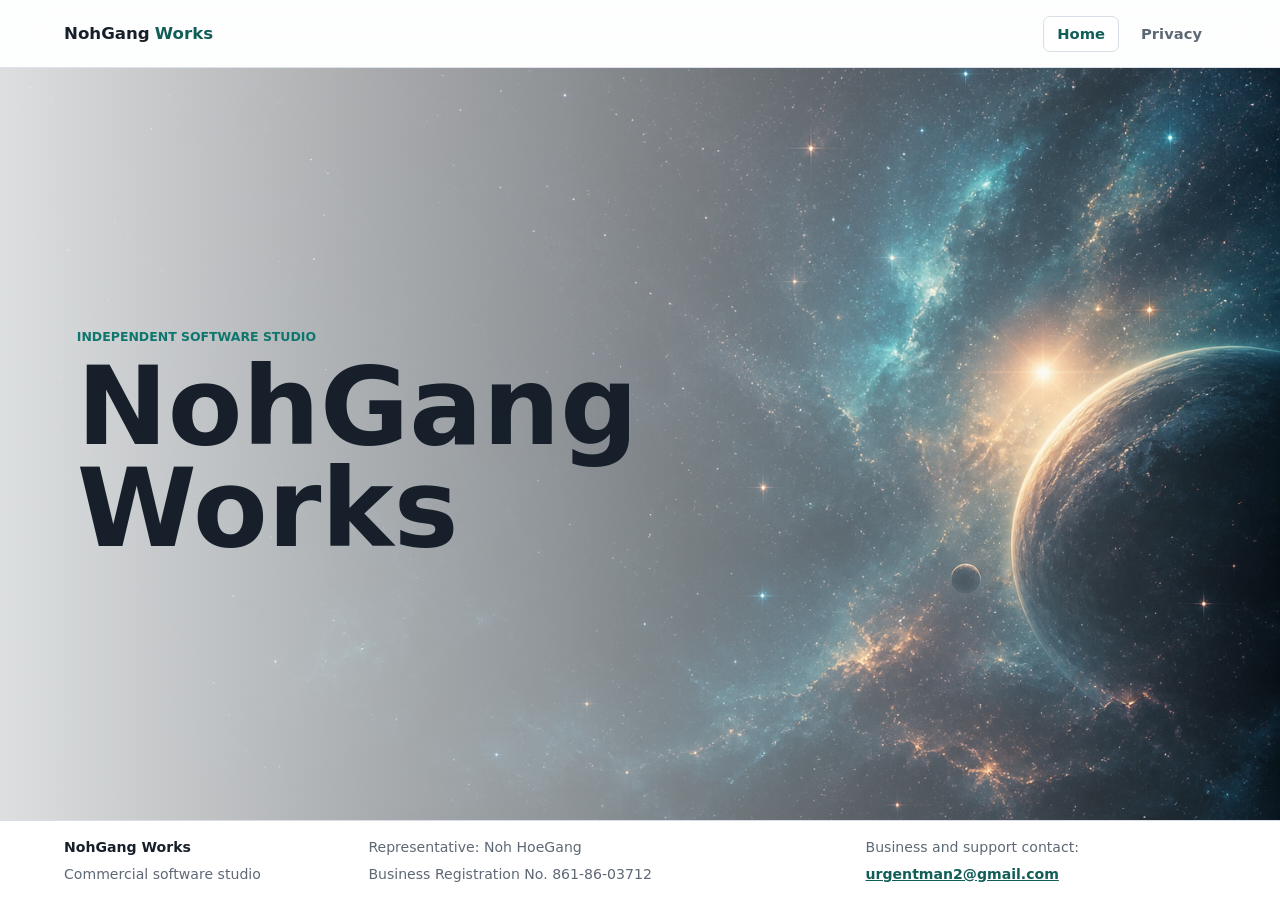
<file: index.html>
<!doctype html>
<html lang="en">
  <head>
    <meta charset="utf-8">
    <meta name="viewport" content="width=device-width, initial-scale=1">
    <meta
      name="description"
      content="NohGang Works is the home of NGST and independent commercial software projects by Noh HoeGang."
    >
    <meta property="og:title" content="NohGang Works">
    <meta
      property="og:description"
      content="Home of NGST, short for Noh Gang Smart Tools."
    >
    <meta property="og:type" content="website">
    <title>NohGang Works</title>
    <link rel="stylesheet" href="styles.css?v=20260703-6">
    <script src="/site.js?v=20260703-1" defer></script>
  </head>
  <body class="home-page">
    <header class="site-header">
      <a class="brand" href="/" aria-label="NohGang Works home">
        <span>NohGang</span>
        <strong>Works</strong>
      </a>
      <nav class="site-nav" aria-label="Primary navigation">
        <a href="/" aria-current="page">Home</a>
        <div class="nav-menu">
          <a class="nav-menu-trigger" href="/privacy/" aria-haspopup="true" aria-expanded="false" aria-controls="privacy-menu">Privacy</a>
          <div class="nav-submenu" id="privacy-menu" aria-label="Privacy pages">
            <a href="/privacy/">Site</a>
            <a href="/privacy/ngst-express-it/">NGST Express It</a>
          </div>
        </div>
      </nav>
    </header>

    <main class="frontpage">
      <section class="front-hero" aria-labelledby="site-title">
        <div>
          <p class="eyebrow">Independent Software Studio</p>
          <h1 id="site-title">NohGang Works</h1>
        </div>
      </section>
    </main>

    <footer class="site-footer" aria-label="Business information">
      <div>
        <strong>NohGang Works</strong>
        <span>Commercial software studio</span>
      </div>
      <div>
        <span>Representative: Noh HoeGang</span>
        <span>Business Registration No. 861-86-03712</span>
      </div>
      <div>
        <span>Business and support contact:</span>
        <a href="mailto:urgentman2@gmail.com">urgentman2@gmail.com</a>
      </div>
    </footer>
  </body>
</html>
</file>
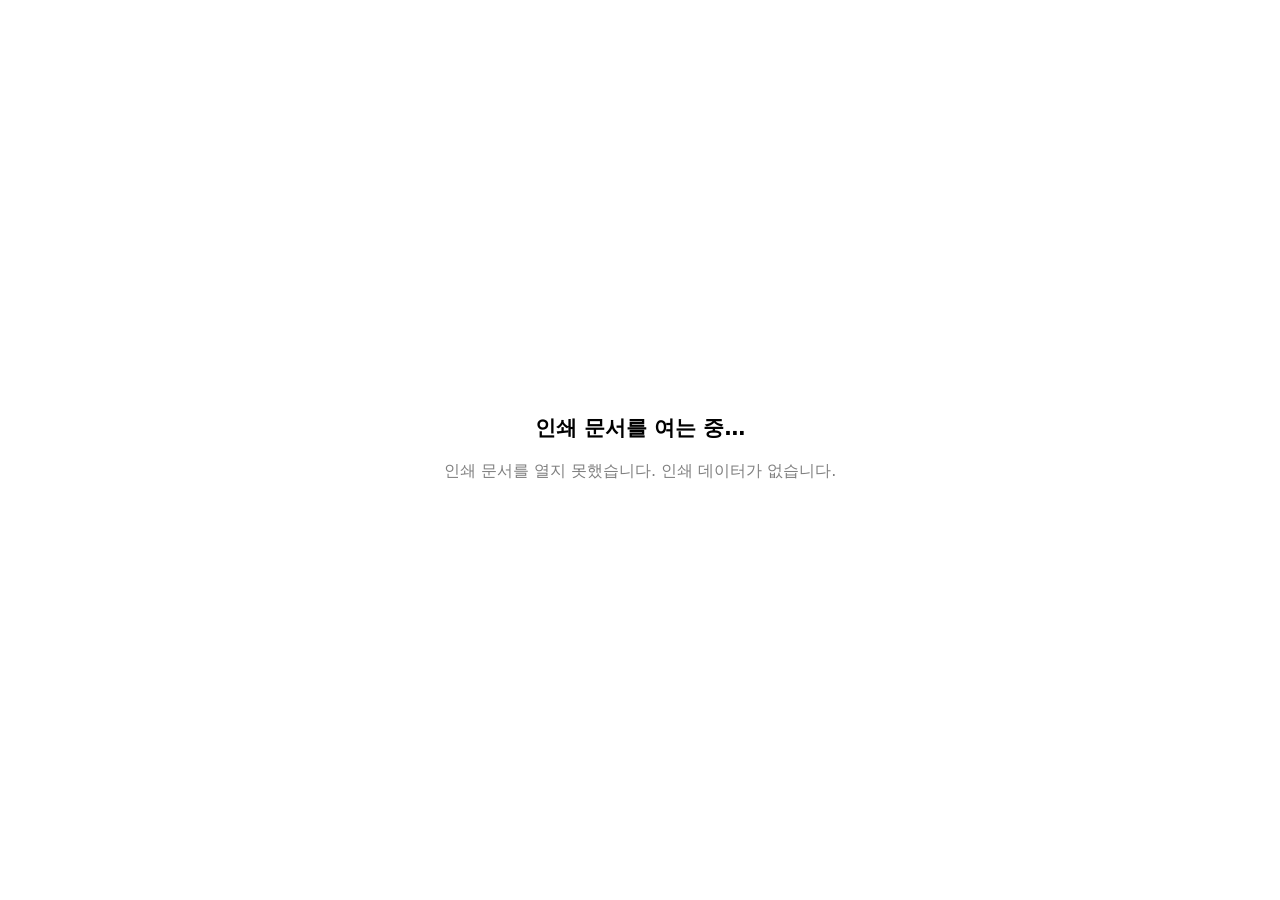
<file: direct-note-print/index.html>
<!doctype html>
<html lang="ko">
<head>
  <meta charset="utf-8">
  <meta name="viewport" content="width=device-width, initial-scale=1">
  <meta name="referrer" content="no-referrer">
  <title>Direct Note Print</title>
  <style>
    :root { color-scheme: light dark; font-family: system-ui, sans-serif; }
    body { display: grid; min-height: 100vh; margin: 0; place-items: center; background: Canvas; color: CanvasText; }
    main { width: min(32rem, calc(100% - 3rem)); text-align: center; }
    h1 { font-size: 1.3rem; }
    p { color: GrayText; line-height: 1.6; }
  </style>
</head>
<body>
  <main>
    <h1>인쇄 문서를 여는 중…</h1>
    <p id="status">잠시만 기다려 주세요.</p>
  </main>
  <script src="relay.js"></script>
</body>
</html>
</file>
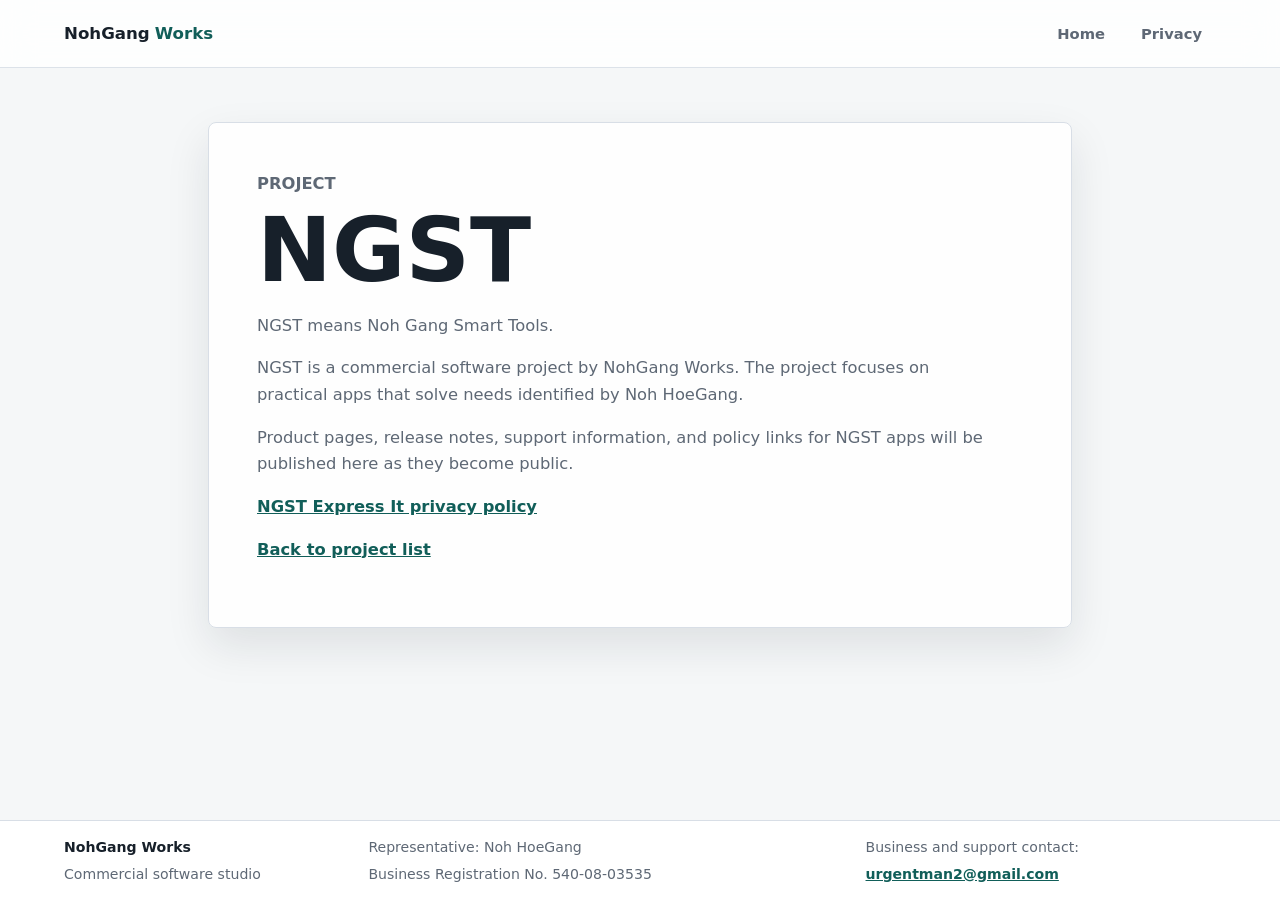
<file: ngst/index.html>
<!doctype html>
<html lang="en">
  <head>
    <meta charset="utf-8">
    <meta name="viewport" content="width=device-width, initial-scale=1">
    <meta
      name="description"
      content="NGST, short for Noh Gang Smart Tools, is a NohGang Works project for useful apps."
    >
    <meta property="og:title" content="NGST | NohGang Works">
    <meta
      property="og:description"
      content="Noh Gang Smart Tools: useful apps by NohGang Works."
    >
    <meta property="og:type" content="website">
    <title>NGST | NohGang Works</title>
    <link rel="stylesheet" href="/styles.css?v=20260703-6">
    <script src="/site.js?v=20260703-1" defer></script>
  </head>
  <body>
    <header class="site-header">
      <a class="brand" href="/" aria-label="NohGang Works home">
        <span>NohGang</span>
        <strong>Works</strong>
      </a>
      <nav class="site-nav" aria-label="Primary navigation">
        <a href="/">Home</a>
        <div class="nav-menu">
          <a class="nav-menu-trigger" href="/privacy/" aria-haspopup="true" aria-expanded="false" aria-controls="privacy-menu">Privacy</a>
          <div class="nav-submenu" id="privacy-menu" aria-label="Privacy pages">
            <a href="/privacy/">Site</a>
            <a href="/privacy/ngst-express-it/">NGST Express It</a>
          </div>
        </div>
      </nav>
    </header>

    <main class="simple-page">
      <article class="content-card">
        <p class="eyebrow">Project</p>
        <h1>NGST</h1>
        <p class="lede">
          NGST means Noh Gang Smart Tools.
        </p>
        <p>
          NGST is a commercial software project by NohGang Works. The project focuses on
          practical apps that solve needs identified by Noh HoeGang.
        </p>
        <p>
          Product pages, release notes, support information, and policy links for NGST apps
          will be published here as they become public.
        </p>
        <p>
          <a href="/privacy/ngst-express-it/">NGST Express It privacy policy</a>
        </p>
        <p>
          <a href="/projects/">Back to project list</a>
        </p>
      </article>
    </main>

    <footer class="site-footer" aria-label="Business information">
      <div>
        <strong>NohGang Works</strong>
        <span>Commercial software studio</span>
      </div>
      <div>
        <span>Representative: Noh HoeGang</span>
        <span>Business Registration No. 540-08-03535</span>
      </div>
      <div>
        <span>Business and support contact:</span>
        <a href="mailto:urgentman2@gmail.com">urgentman2@gmail.com</a>
      </div>
    </footer>
  </body>
</html>
</file>
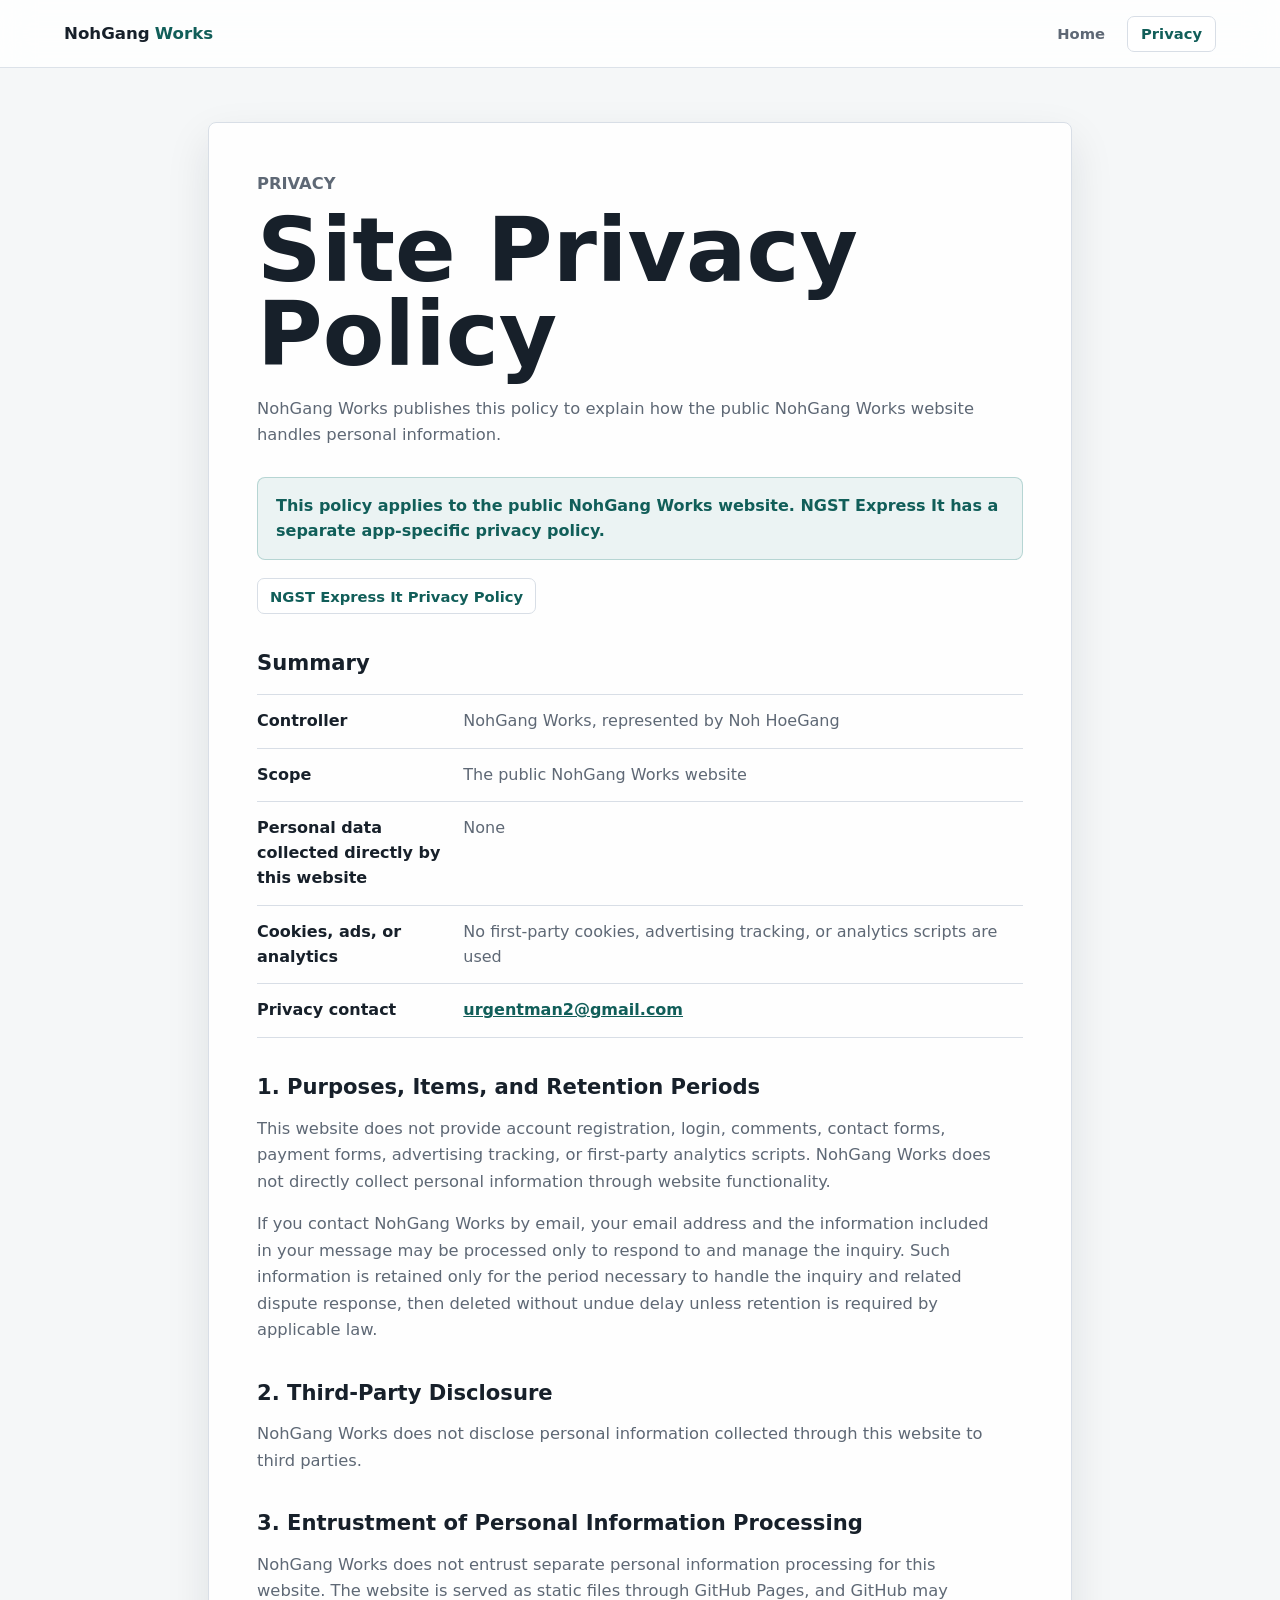
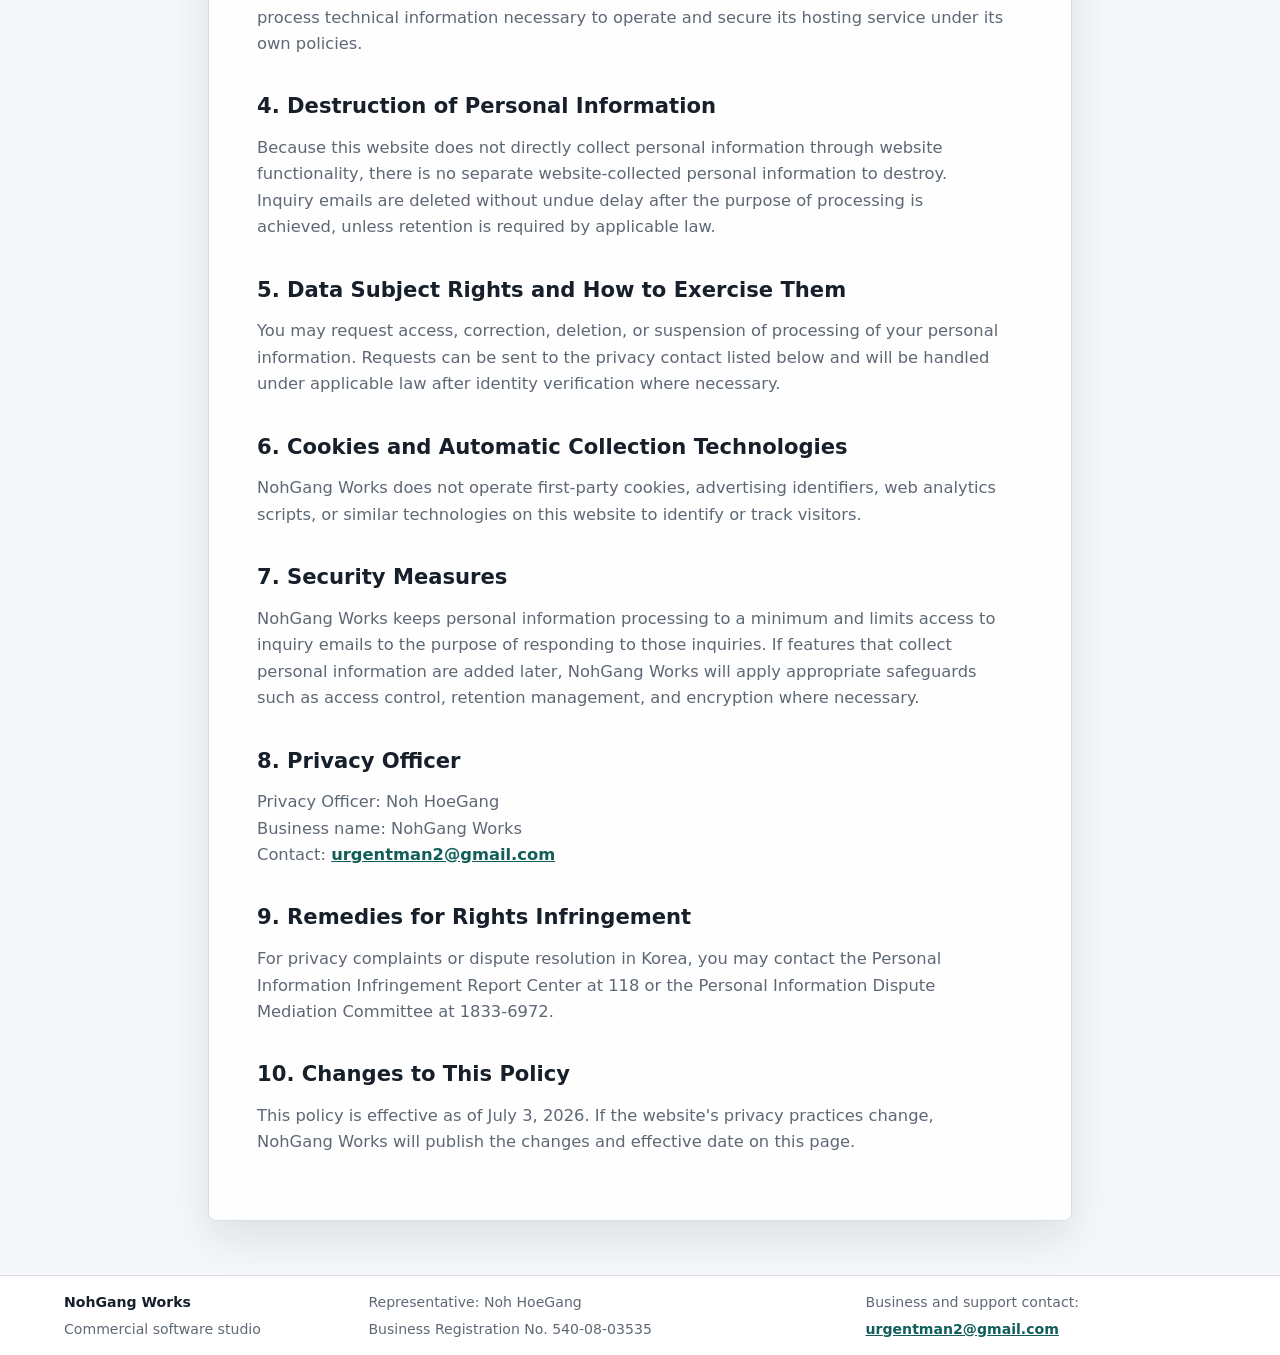
<file: privacy/index.html>
<!doctype html>
<html lang="en">
  <head>
    <meta charset="utf-8">
    <meta name="viewport" content="width=device-width, initial-scale=1">
    <meta
      name="description"
      content="Privacy policy for the NohGang Works website."
    >
    <title>Site Privacy Policy | NohGang Works</title>
    <link rel="stylesheet" href="/styles.css?v=20260703-6">
    <script src="/site.js?v=20260703-1" defer></script>
  </head>
  <body>
    <header class="site-header">
      <a class="brand" href="/" aria-label="NohGang Works home">
        <span>NohGang</span>
        <strong>Works</strong>
      </a>
      <nav class="site-nav" aria-label="Primary navigation">
        <a href="/">Home</a>
        <div class="nav-menu">
          <a class="nav-menu-trigger" href="/privacy/" aria-current="page" aria-haspopup="true" aria-expanded="false" aria-controls="privacy-menu">Privacy</a>
          <div class="nav-submenu" id="privacy-menu" aria-label="Privacy pages">
            <a href="/privacy/" aria-current="page">Site</a>
            <a href="/privacy/ngst-express-it/">NGST Express It</a>
          </div>
        </div>
      </nav>
    </header>

    <main class="simple-page">
      <article class="content-card policy">
        <p class="eyebrow">Privacy</p>
        <h1>Site Privacy Policy</h1>
        <p class="lede">
          NohGang Works publishes this policy to explain how the public NohGang Works website handles
          personal information.
        </p>

        <div class="policy-notice" role="note">
          This policy applies to the public NohGang Works website. NGST Express It has a separate
          app-specific privacy policy.
        </div>

        <nav class="policy-links" aria-label="Related privacy policies">
          <a href="/privacy/ngst-express-it/">NGST Express It Privacy Policy</a>
        </nav>

        <section class="policy-section" aria-labelledby="site-summary">
          <h2 id="site-summary">Summary</h2>
          <dl class="policy-summary">
            <div>
              <dt>Controller</dt>
              <dd>NohGang Works, represented by Noh HoeGang</dd>
            </div>
            <div>
              <dt>Scope</dt>
              <dd>The public NohGang Works website</dd>
            </div>
            <div>
              <dt>Personal data collected directly by this website</dt>
              <dd>None</dd>
            </div>
            <div>
              <dt>Cookies, ads, or analytics</dt>
              <dd>No first-party cookies, advertising tracking, or analytics scripts are used</dd>
            </div>
            <div>
              <dt>Privacy contact</dt>
              <dd><a href="mailto:urgentman2@gmail.com">urgentman2@gmail.com</a></dd>
            </div>
          </dl>
        </section>

        <section class="policy-section" aria-labelledby="site-purpose">
          <h2 id="site-purpose">1. Purposes, Items, and Retention Periods</h2>
          <p>
            This website does not provide account registration, login, comments, contact forms, payment
            forms, advertising tracking, or first-party analytics scripts. NohGang Works does not directly
            collect personal information through website functionality.
          </p>
          <p>
            If you contact NohGang Works by email, your email address and the information included in your
            message may be processed only to respond to and manage the inquiry. Such information is retained
            only for the period necessary to handle the inquiry and related dispute response, then deleted
            without undue delay unless retention is required by applicable law.
          </p>
        </section>

        <section class="policy-section" aria-labelledby="site-sharing">
          <h2 id="site-sharing">2. Third-Party Disclosure</h2>
          <p>
            NohGang Works does not disclose personal information collected through this website to third
            parties.
          </p>
        </section>

        <section class="policy-section" aria-labelledby="site-consignment">
          <h2 id="site-consignment">3. Entrustment of Personal Information Processing</h2>
          <p>
            NohGang Works does not entrust separate personal information processing for this website. The
            website is served as static files through GitHub Pages, and GitHub may process technical
            information necessary to operate and secure its hosting service under its own policies.
          </p>
        </section>

        <section class="policy-section" aria-labelledby="site-destruction">
          <h2 id="site-destruction">4. Destruction of Personal Information</h2>
          <p>
            Because this website does not directly collect personal information through website
            functionality, there is no separate website-collected personal information to destroy. Inquiry
            emails are deleted without undue delay after the purpose of processing is achieved, unless
            retention is required by applicable law.
          </p>
        </section>

        <section class="policy-section" aria-labelledby="site-rights">
          <h2 id="site-rights">5. Data Subject Rights and How to Exercise Them</h2>
          <p>
            You may request access, correction, deletion, or suspension of processing of your personal
            information. Requests can be sent to the privacy contact listed below and will be handled under
            applicable law after identity verification where necessary.
          </p>
        </section>

        <section class="policy-section" aria-labelledby="site-auto">
          <h2 id="site-auto">6. Cookies and Automatic Collection Technologies</h2>
          <p>
            NohGang Works does not operate first-party cookies, advertising identifiers, web analytics
            scripts, or similar technologies on this website to identify or track visitors.
          </p>
        </section>

        <section class="policy-section" aria-labelledby="site-security">
          <h2 id="site-security">7. Security Measures</h2>
          <p>
            NohGang Works keeps personal information processing to a minimum and limits access to inquiry
            emails to the purpose of responding to those inquiries. If features that collect personal
            information are added later, NohGang Works will apply appropriate safeguards such as access
            control, retention management, and encryption where necessary.
          </p>
        </section>

        <section class="policy-section" aria-labelledby="site-officer">
          <h2 id="site-officer">8. Privacy Officer</h2>
          <p>
            Privacy Officer: Noh HoeGang<br>
            Business name: NohGang Works<br>
            Contact: <a href="mailto:urgentman2@gmail.com">urgentman2@gmail.com</a>
          </p>
        </section>

        <section class="policy-section" aria-labelledby="site-remedy">
          <h2 id="site-remedy">9. Remedies for Rights Infringement</h2>
          <p>
            For privacy complaints or dispute resolution in Korea, you may contact the Personal Information
            Infringement Report Center at 118 or the Personal Information Dispute Mediation Committee at
            1833-6972.
          </p>
        </section>

        <section class="policy-section" aria-labelledby="site-change">
          <h2 id="site-change">10. Changes to This Policy</h2>
          <p>
            This policy is effective as of July 3, 2026. If the website's privacy practices change, NohGang
            Works will publish the changes and effective date on this page.
          </p>
        </section>
      </article>
    </main>

    <footer class="site-footer" aria-label="Business information">
      <div>
        <strong>NohGang Works</strong>
        <span>Commercial software studio</span>
      </div>
      <div>
        <span>Representative: Noh HoeGang</span>
        <span>Business Registration No. 540-08-03535</span>
      </div>
      <div>
        <span>Business and support contact:</span>
        <a href="mailto:urgentman2@gmail.com">urgentman2@gmail.com</a>
      </div>
    </footer>
  </body>
</html>
</file>
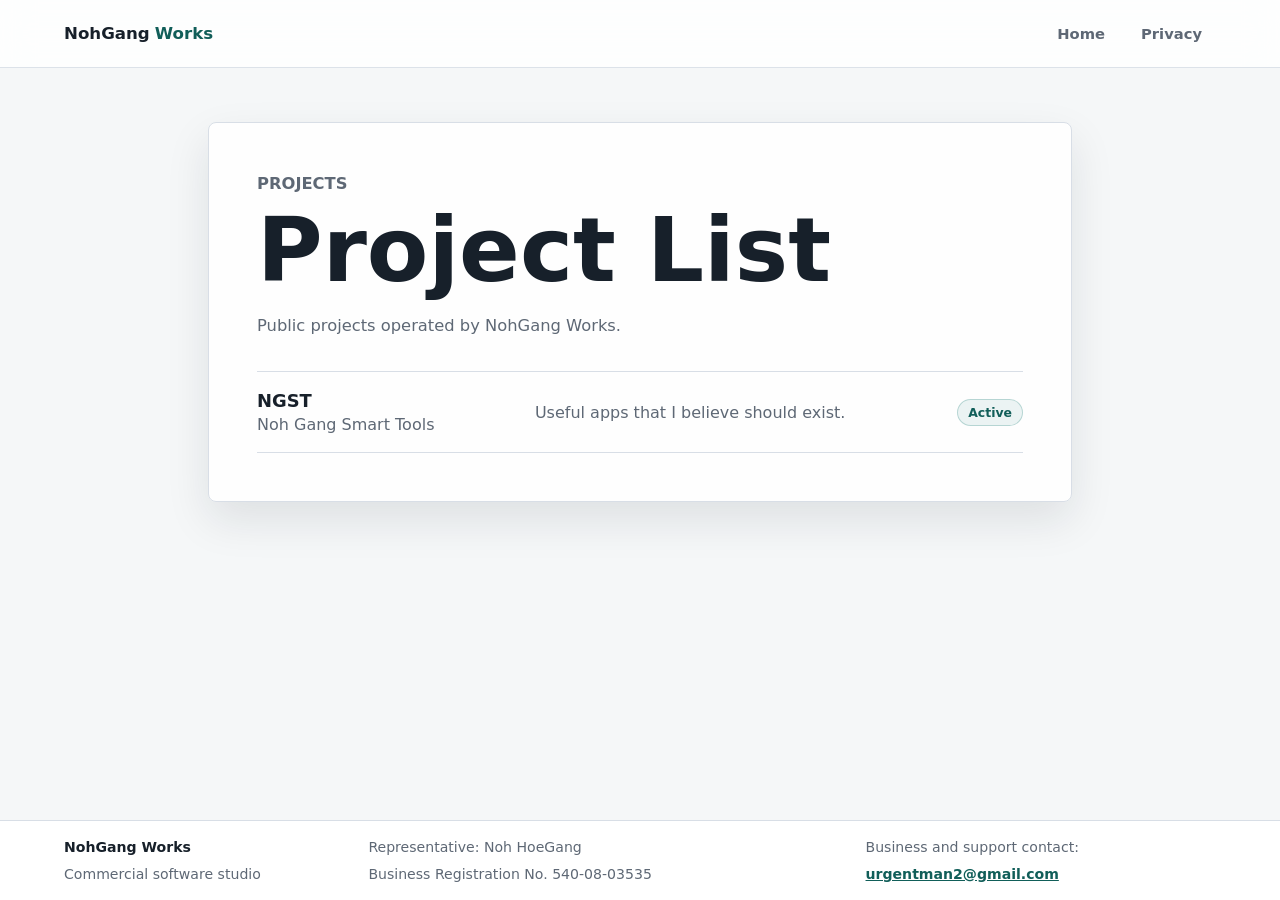
<file: projects/index.html>
<!doctype html>
<html lang="en">
  <head>
    <meta charset="utf-8">
    <meta name="viewport" content="width=device-width, initial-scale=1">
    <meta
      name="description"
      content="Project list for NohGang Works, including NGST."
    >
    <meta property="og:title" content="Projects | NohGang Works">
    <meta
      property="og:description"
      content="Project list for NohGang Works."
    >
    <meta property="og:type" content="website">
    <title>Projects | NohGang Works</title>
    <link rel="stylesheet" href="/styles.css?v=20260703-6">
    <script src="/site.js?v=20260703-1" defer></script>
  </head>
  <body>
    <header class="site-header">
      <a class="brand" href="/" aria-label="NohGang Works home">
        <span>NohGang</span>
        <strong>Works</strong>
      </a>
      <nav class="site-nav" aria-label="Primary navigation">
        <a href="/">Home</a>
        <div class="nav-menu">
          <a class="nav-menu-trigger" href="/privacy/" aria-haspopup="true" aria-expanded="false" aria-controls="privacy-menu">Privacy</a>
          <div class="nav-submenu" id="privacy-menu" aria-label="Privacy pages">
            <a href="/privacy/">Site</a>
            <a href="/privacy/ngst-express-it/">NGST Express It</a>
          </div>
        </div>
      </nav>
    </header>

    <main class="simple-page">
      <section class="content-card">
        <p class="eyebrow">Projects</p>
        <h1>Project List</h1>
        <p class="lede">
          Public projects operated by NohGang Works.
        </p>

        <div class="project-list-view" aria-label="Project list">
          <a class="project-row" href="/ngst/">
            <span class="project-main">
              <strong>NGST</strong>
              <span>Noh Gang Smart Tools</span>
            </span>
            <span class="project-copy">
              Useful apps that I believe should exist.
            </span>
            <span class="project-status">Active</span>
          </a>
        </div>
      </section>
    </main>

    <footer class="site-footer" aria-label="Business information">
      <div>
        <strong>NohGang Works</strong>
        <span>Commercial software studio</span>
      </div>
      <div>
        <span>Representative: Noh HoeGang</span>
        <span>Business Registration No. 540-08-03535</span>
      </div>
      <div>
        <span>Business and support contact:</span>
        <a href="mailto:urgentman2@gmail.com">urgentman2@gmail.com</a>
      </div>
    </footer>
  </body>
</html>
</file>
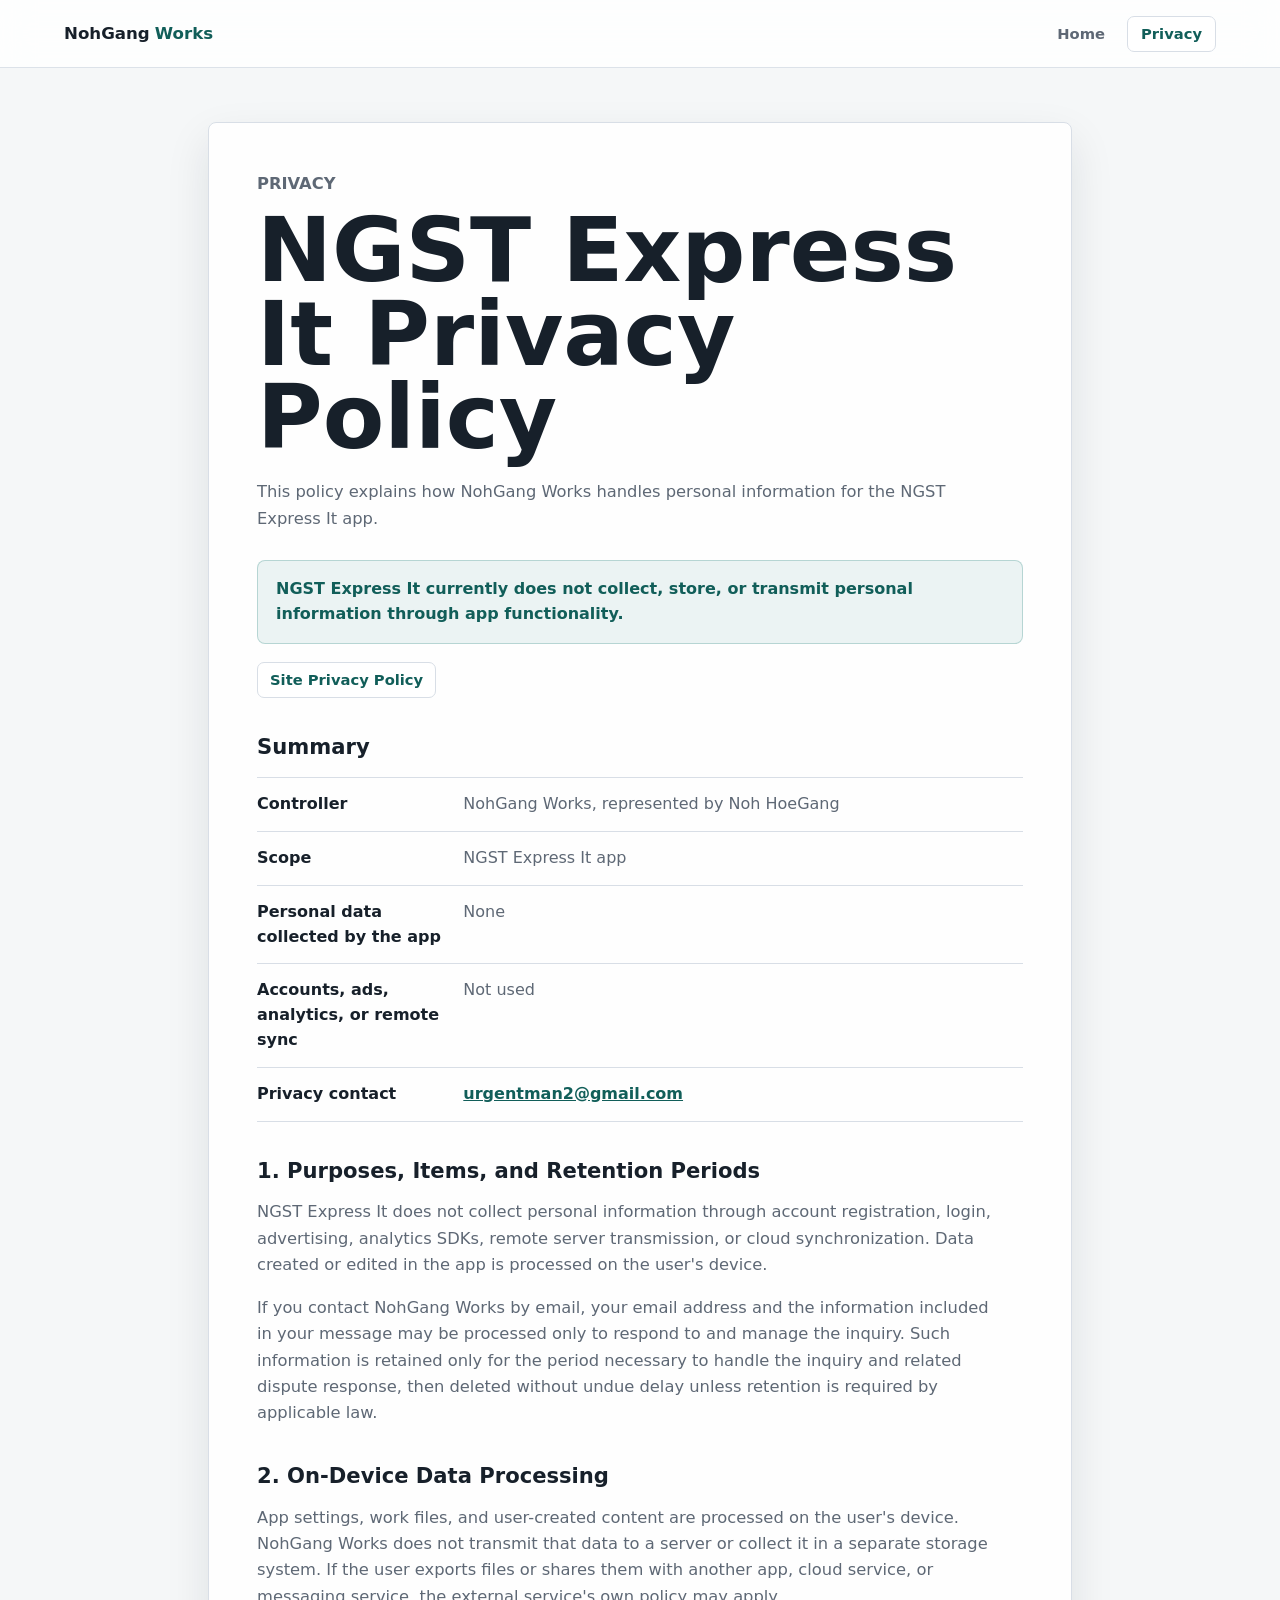
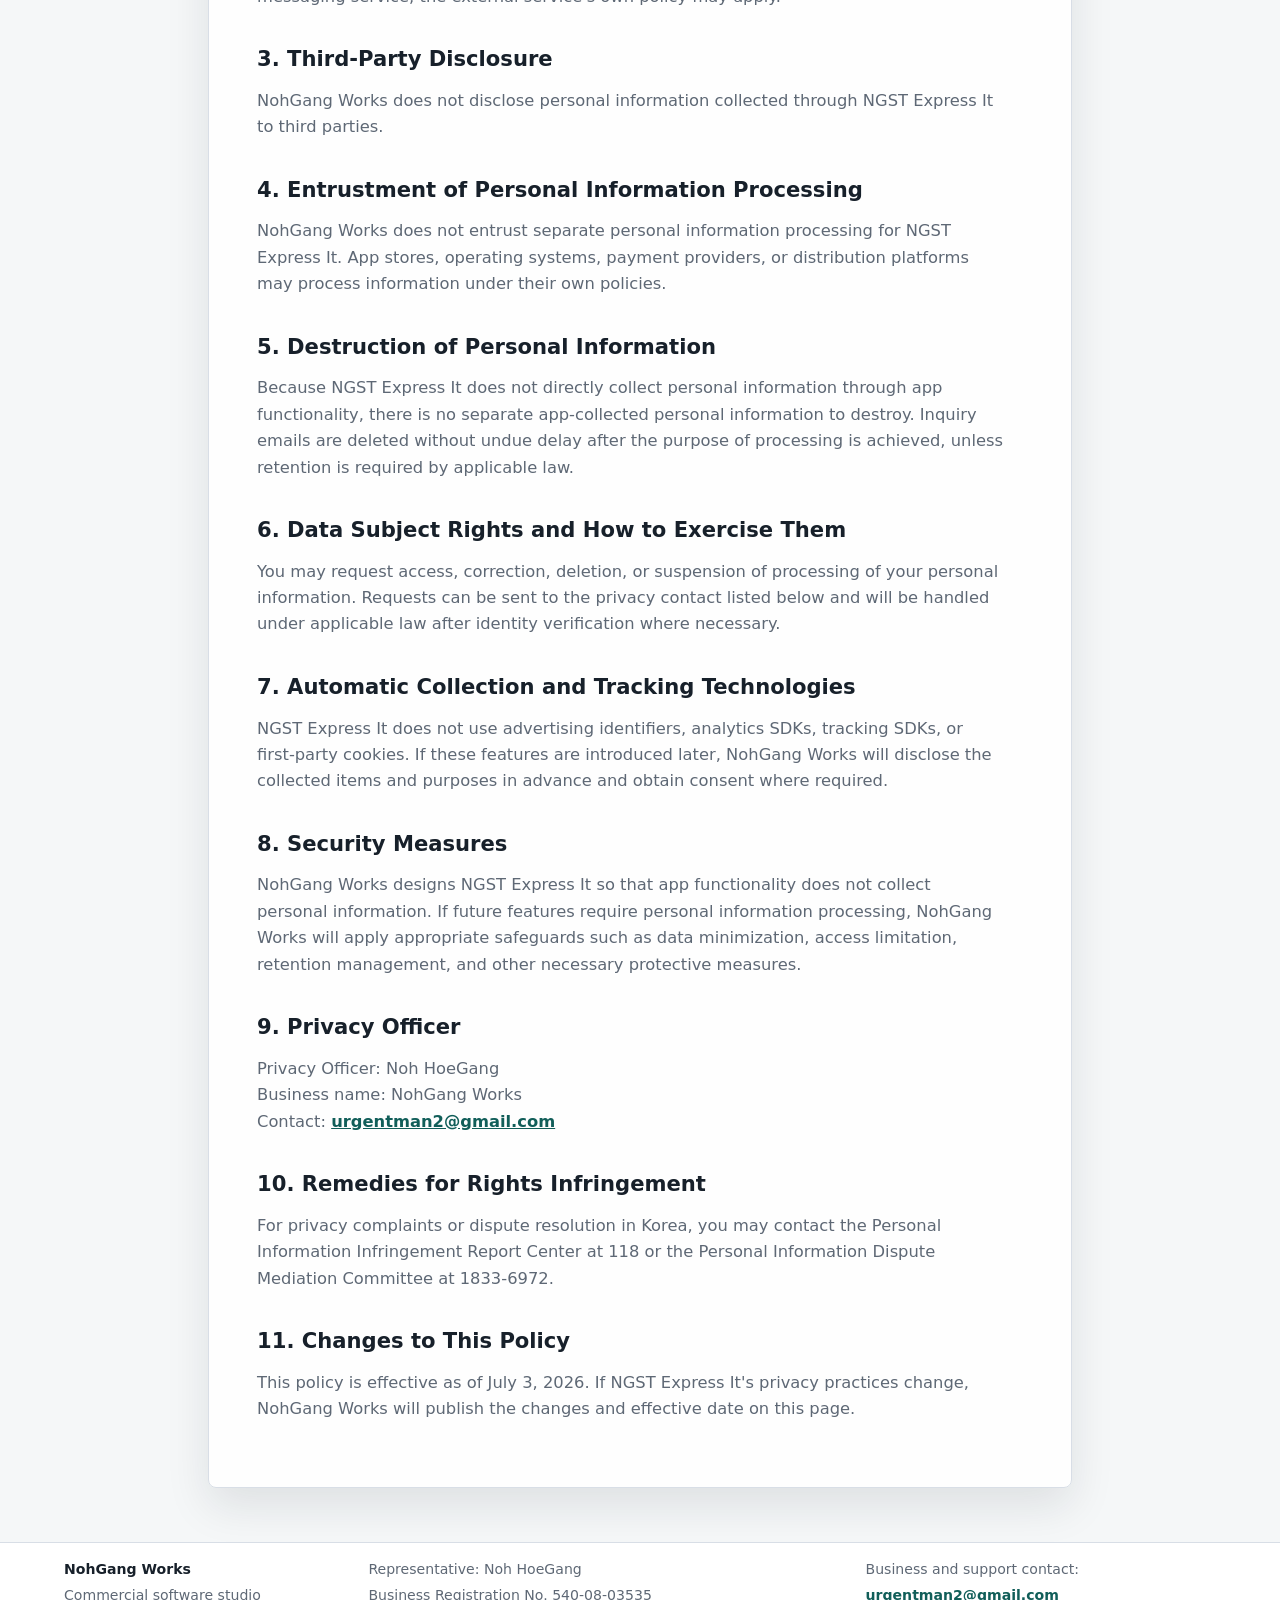
<file: privacy/ngst-express-it/index.html>
<!doctype html>
<html lang="en">
  <head>
    <meta charset="utf-8">
    <meta name="viewport" content="width=device-width, initial-scale=1">
    <meta
      name="description"
      content="Privacy policy for the NGST Express It app."
    >
    <title>NGST Express It Privacy Policy | NohGang Works</title>
    <link rel="stylesheet" href="/styles.css?v=20260703-6">
    <script src="/site.js?v=20260703-1" defer></script>
  </head>
  <body>
    <header class="site-header">
      <a class="brand" href="/" aria-label="NohGang Works home">
        <span>NohGang</span>
        <strong>Works</strong>
      </a>
      <nav class="site-nav" aria-label="Primary navigation">
        <a href="/">Home</a>
        <div class="nav-menu">
          <a class="nav-menu-trigger" href="/privacy/" aria-current="location" aria-haspopup="true" aria-expanded="false" aria-controls="privacy-menu">Privacy</a>
          <div class="nav-submenu" id="privacy-menu" aria-label="Privacy pages">
            <a href="/privacy/">Site</a>
            <a href="/privacy/ngst-express-it/" aria-current="page">NGST Express It</a>
          </div>
        </div>
      </nav>
    </header>

    <main class="simple-page">
      <article class="content-card policy">
        <p class="eyebrow">Privacy</p>
        <h1>NGST Express It Privacy Policy</h1>
        <p class="lede">
          This policy explains how NohGang Works handles personal information for the NGST Express It app.
        </p>

        <div class="policy-notice" role="note">
          NGST Express It currently does not collect, store, or transmit personal information through app
          functionality.
        </div>

        <nav class="policy-links" aria-label="Related privacy policies">
          <a href="/privacy/">Site Privacy Policy</a>
        </nav>

        <section class="policy-section" aria-labelledby="ngst-summary">
          <h2 id="ngst-summary">Summary</h2>
          <dl class="policy-summary">
            <div>
              <dt>Controller</dt>
              <dd>NohGang Works, represented by Noh HoeGang</dd>
            </div>
            <div>
              <dt>Scope</dt>
              <dd>NGST Express It app</dd>
            </div>
            <div>
              <dt>Personal data collected by the app</dt>
              <dd>None</dd>
            </div>
            <div>
              <dt>Accounts, ads, analytics, or remote sync</dt>
              <dd>Not used</dd>
            </div>
            <div>
              <dt>Privacy contact</dt>
              <dd><a href="mailto:urgentman2@gmail.com">urgentman2@gmail.com</a></dd>
            </div>
          </dl>
        </section>

        <section class="policy-section" aria-labelledby="ngst-purpose">
          <h2 id="ngst-purpose">1. Purposes, Items, and Retention Periods</h2>
          <p>
            NGST Express It does not collect personal information through account registration, login,
            advertising, analytics SDKs, remote server transmission, or cloud synchronization. Data created
            or edited in the app is processed on the user's device.
          </p>
          <p>
            If you contact NohGang Works by email, your email address and the information included in your
            message may be processed only to respond to and manage the inquiry. Such information is retained
            only for the period necessary to handle the inquiry and related dispute response, then deleted
            without undue delay unless retention is required by applicable law.
          </p>
        </section>

        <section class="policy-section" aria-labelledby="ngst-local">
          <h2 id="ngst-local">2. On-Device Data Processing</h2>
          <p>
            App settings, work files, and user-created content are processed on the user's device. NohGang
            Works does not transmit that data to a server or collect it in a separate storage system. If the
            user exports files or shares them with another app, cloud service, or messaging service, the
            external service's own policy may apply.
          </p>
        </section>

        <section class="policy-section" aria-labelledby="ngst-sharing">
          <h2 id="ngst-sharing">3. Third-Party Disclosure</h2>
          <p>
            NohGang Works does not disclose personal information collected through NGST Express It to third
            parties.
          </p>
        </section>

        <section class="policy-section" aria-labelledby="ngst-consignment">
          <h2 id="ngst-consignment">4. Entrustment of Personal Information Processing</h2>
          <p>
            NohGang Works does not entrust separate personal information processing for NGST Express It.
            App stores, operating systems, payment providers, or distribution platforms may process
            information under their own policies.
          </p>
        </section>

        <section class="policy-section" aria-labelledby="ngst-destruction">
          <h2 id="ngst-destruction">5. Destruction of Personal Information</h2>
          <p>
            Because NGST Express It does not directly collect personal information through app
            functionality, there is no separate app-collected personal information to destroy. Inquiry
            emails are deleted without undue delay after the purpose of processing is achieved, unless
            retention is required by applicable law.
          </p>
        </section>

        <section class="policy-section" aria-labelledby="ngst-rights">
          <h2 id="ngst-rights">6. Data Subject Rights and How to Exercise Them</h2>
          <p>
            You may request access, correction, deletion, or suspension of processing of your personal
            information. Requests can be sent to the privacy contact listed below and will be handled under
            applicable law after identity verification where necessary.
          </p>
        </section>

        <section class="policy-section" aria-labelledby="ngst-auto">
          <h2 id="ngst-auto">7. Automatic Collection and Tracking Technologies</h2>
          <p>
            NGST Express It does not use advertising identifiers, analytics SDKs, tracking SDKs, or
            first-party cookies. If these features are introduced later, NohGang Works will disclose the
            collected items and purposes in advance and obtain consent where required.
          </p>
        </section>

        <section class="policy-section" aria-labelledby="ngst-security">
          <h2 id="ngst-security">8. Security Measures</h2>
          <p>
            NohGang Works designs NGST Express It so that app functionality does not collect personal
            information. If future features require personal information processing, NohGang Works will
            apply appropriate safeguards such as data minimization, access limitation, retention management,
            and other necessary protective measures.
          </p>
        </section>

        <section class="policy-section" aria-labelledby="ngst-officer">
          <h2 id="ngst-officer">9. Privacy Officer</h2>
          <p>
            Privacy Officer: Noh HoeGang<br>
            Business name: NohGang Works<br>
            Contact: <a href="mailto:urgentman2@gmail.com">urgentman2@gmail.com</a>
          </p>
        </section>

        <section class="policy-section" aria-labelledby="ngst-remedy">
          <h2 id="ngst-remedy">10. Remedies for Rights Infringement</h2>
          <p>
            For privacy complaints or dispute resolution in Korea, you may contact the Personal Information
            Infringement Report Center at 118 or the Personal Information Dispute Mediation Committee at
            1833-6972.
          </p>
        </section>

        <section class="policy-section" aria-labelledby="ngst-change">
          <h2 id="ngst-change">11. Changes to This Policy</h2>
          <p>
            This policy is effective as of July 3, 2026. If NGST Express It's privacy practices change,
            NohGang Works will publish the changes and effective date on this page.
          </p>
        </section>
      </article>
    </main>

    <footer class="site-footer" aria-label="Business information">
      <div>
        <strong>NohGang Works</strong>
        <span>Commercial software studio</span>
      </div>
      <div>
        <span>Representative: Noh HoeGang</span>
        <span>Business Registration No. 540-08-03535</span>
      </div>
      <div>
        <span>Business and support contact:</span>
        <a href="mailto:urgentman2@gmail.com">urgentman2@gmail.com</a>
      </div>
    </footer>
  </body>
</html>
</file>
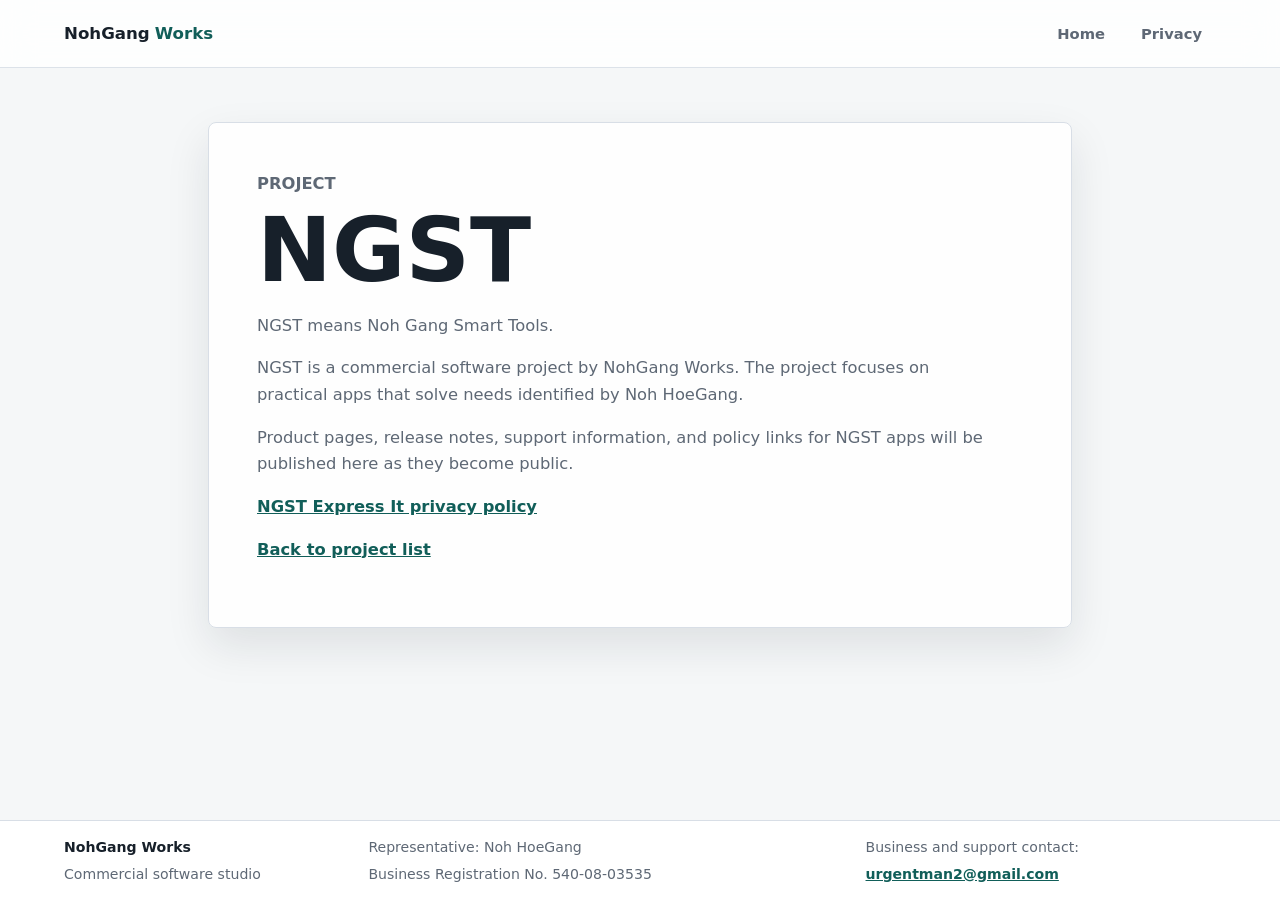
<file: ngst.html>
<!doctype html>
<html lang="en">
  <head>
    <meta charset="utf-8">
    <style>html{visibility:hidden;background:#fff}</style>
    <script>location.replace("/ngst/");</script>
    <meta http-equiv="refresh" content="0; url=/ngst/">
    <link rel="canonical" href="/ngst/">
    <title>NGST | NohGang Works</title>
  </head>
  <body></body>
</html>
</file>
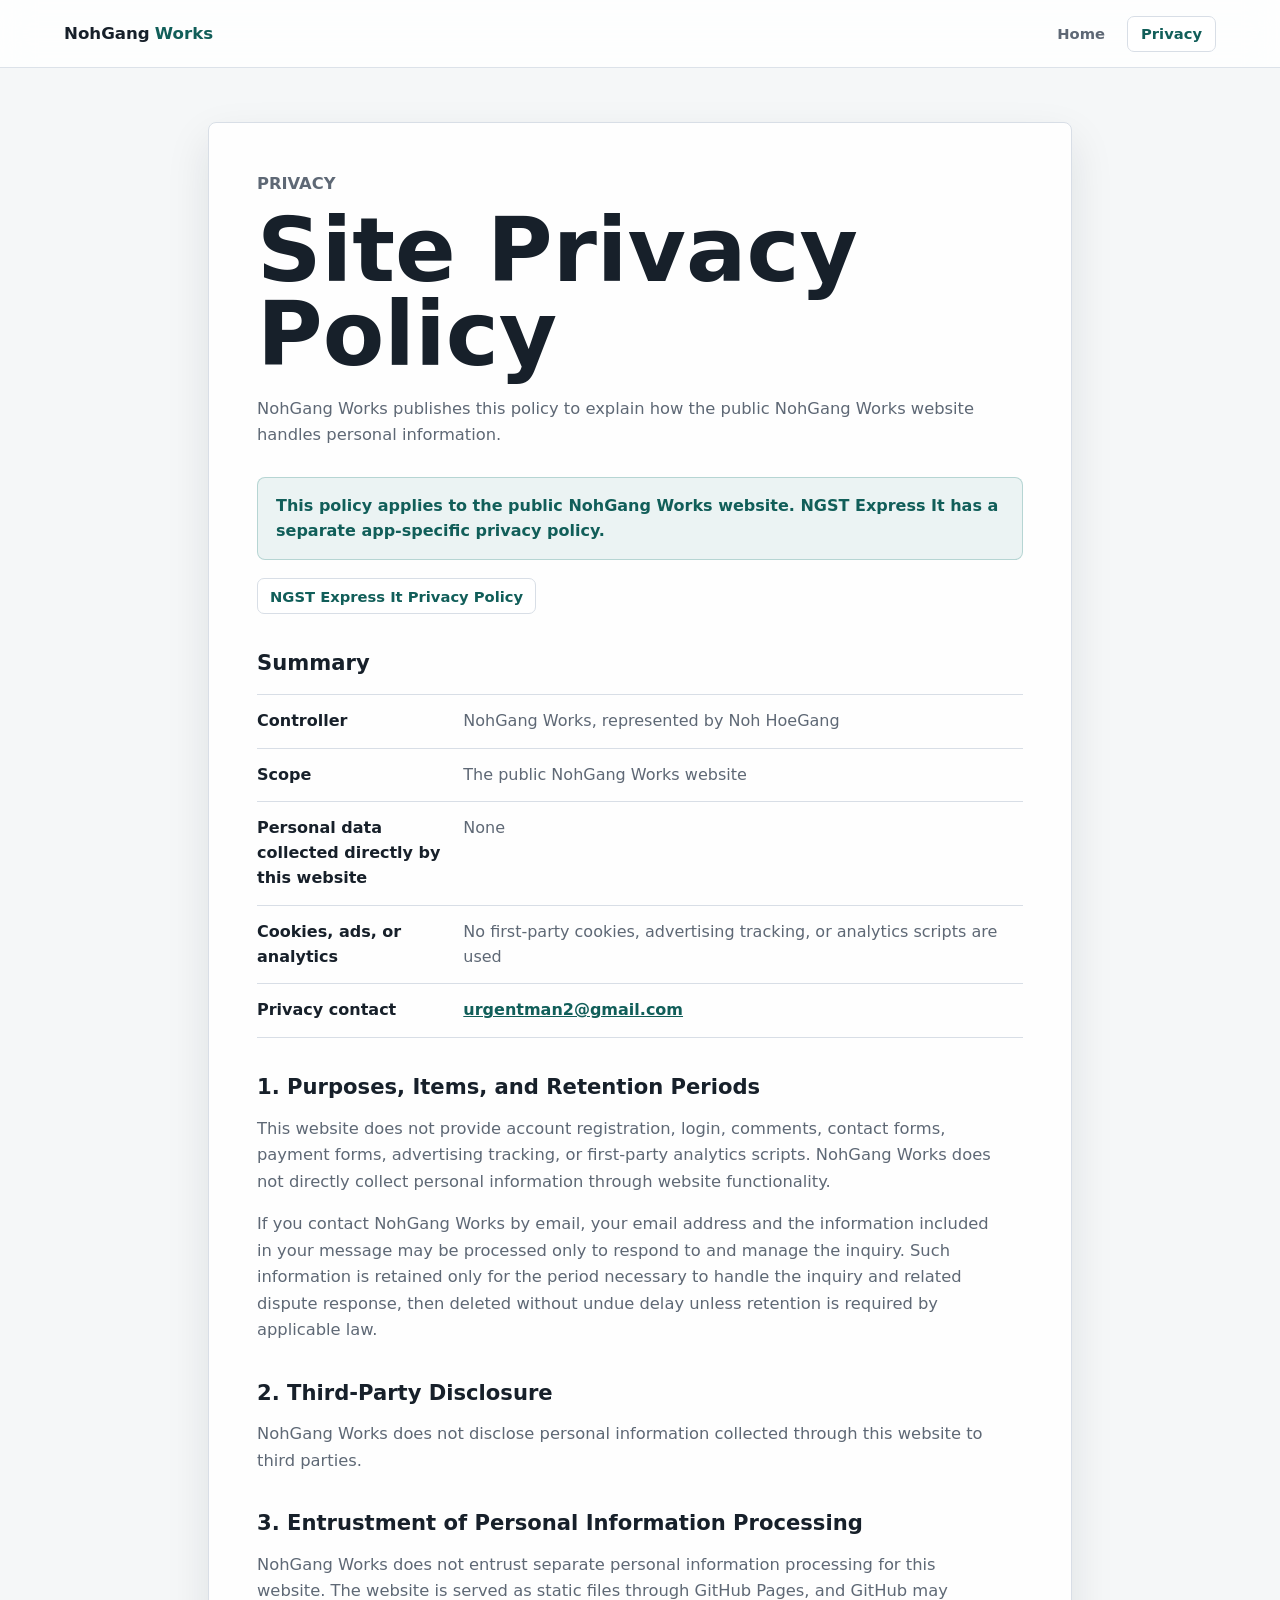
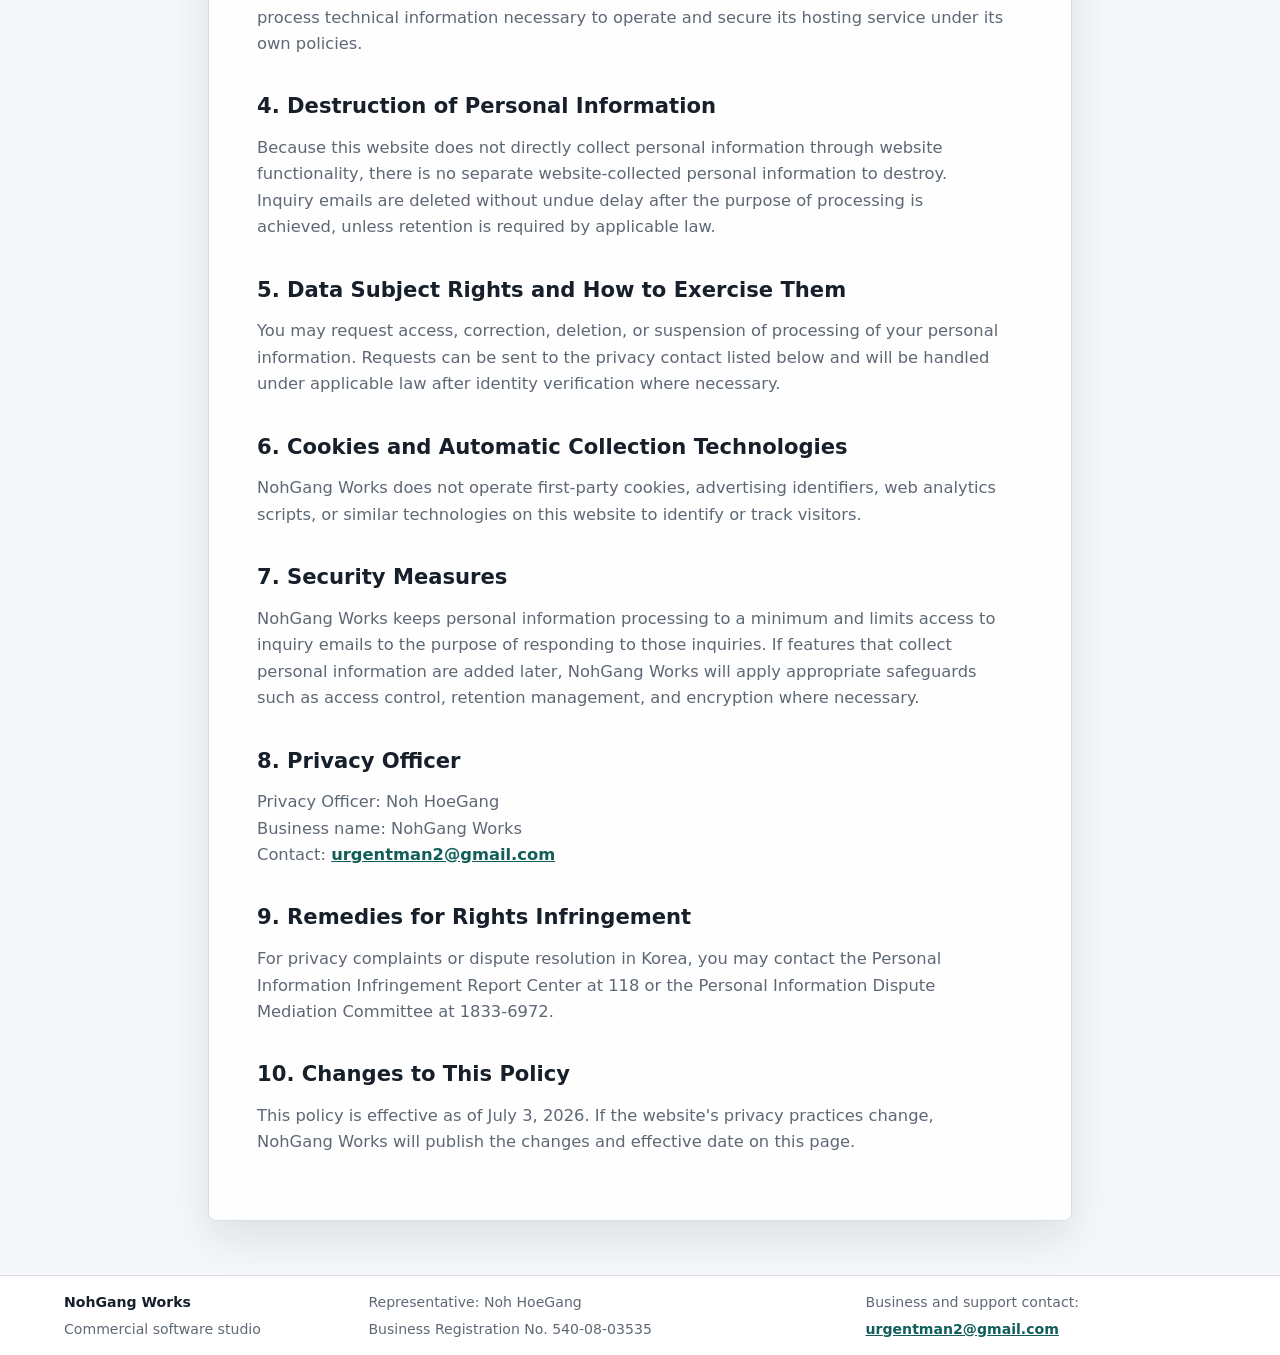
<file: privacy.html>
<!doctype html>
<html lang="en">
  <head>
    <meta charset="utf-8">
    <style>html{visibility:hidden;background:#fff}</style>
    <script>location.replace("/privacy/");</script>
    <meta http-equiv="refresh" content="0; url=/privacy/">
    <meta name="viewport" content="width=device-width, initial-scale=1">
    <link rel="canonical" href="/privacy/">
    <title>Privacy | NohGang Works</title>
  </head>
  <body></body>
</html>
</file>
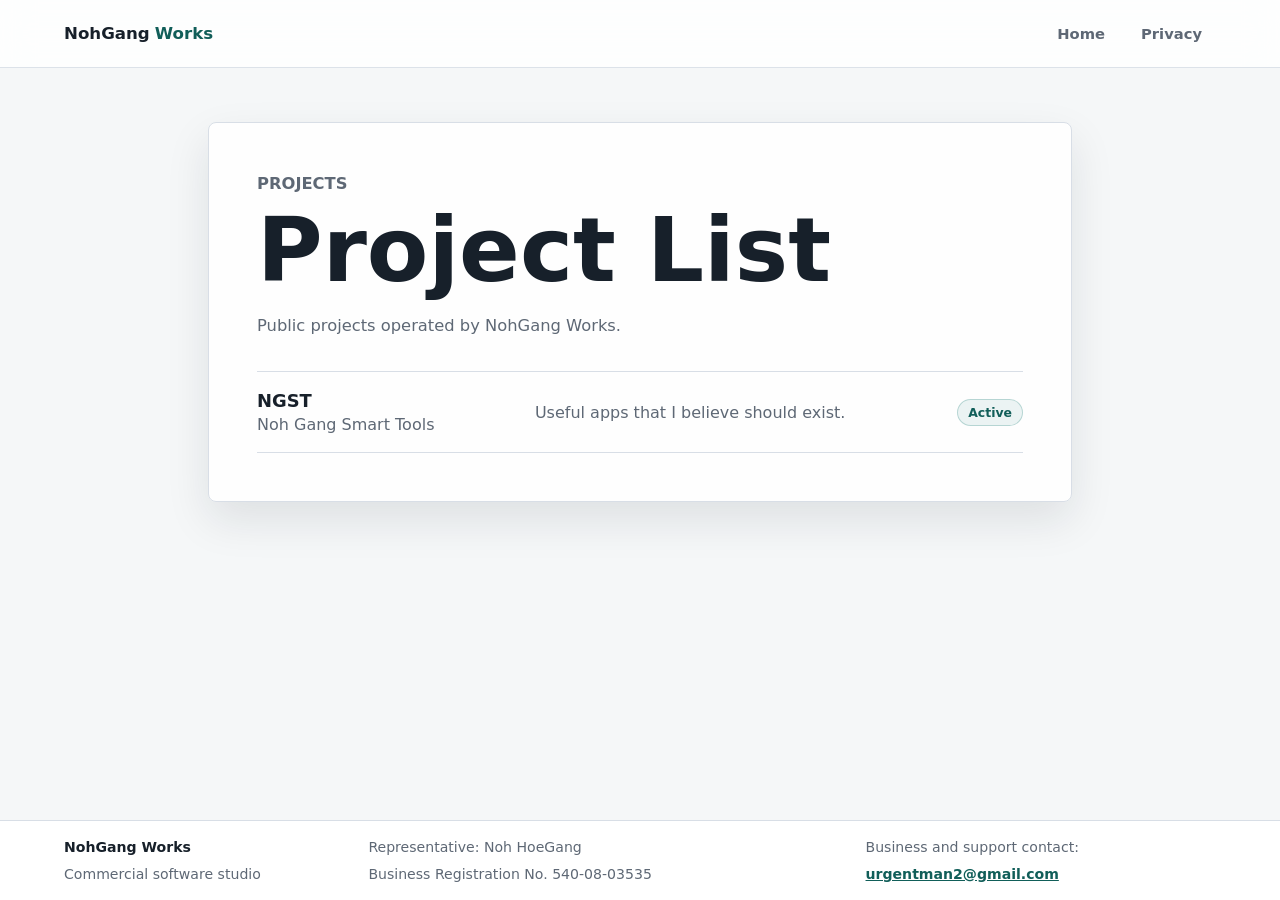
<file: projects.html>
<!doctype html>
<html lang="en">
  <head>
    <meta charset="utf-8">
    <style>html{visibility:hidden;background:#fff}</style>
    <script>location.replace("/projects/");</script>
    <meta http-equiv="refresh" content="0; url=/projects/">
    <link rel="canonical" href="/projects/">
    <title>Projects | NohGang Works</title>
  </head>
  <body></body>
</html>
</file>
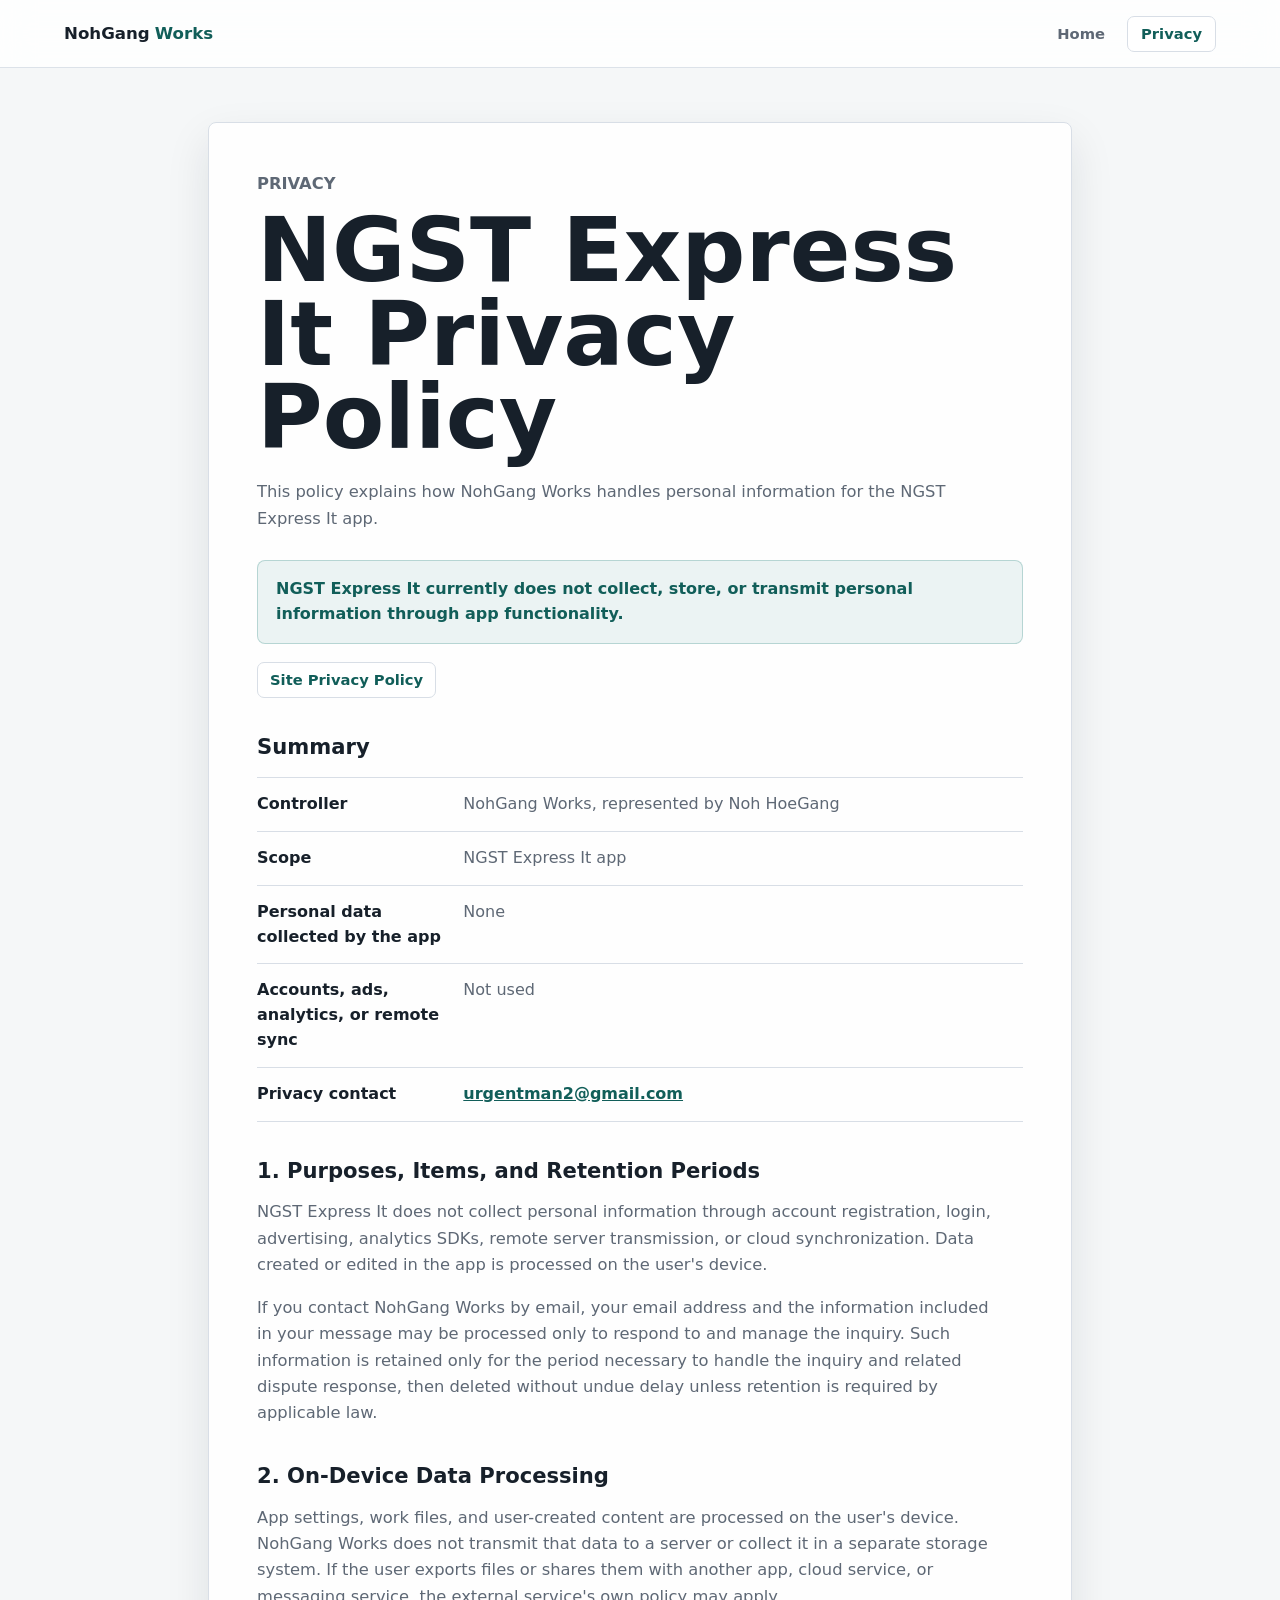
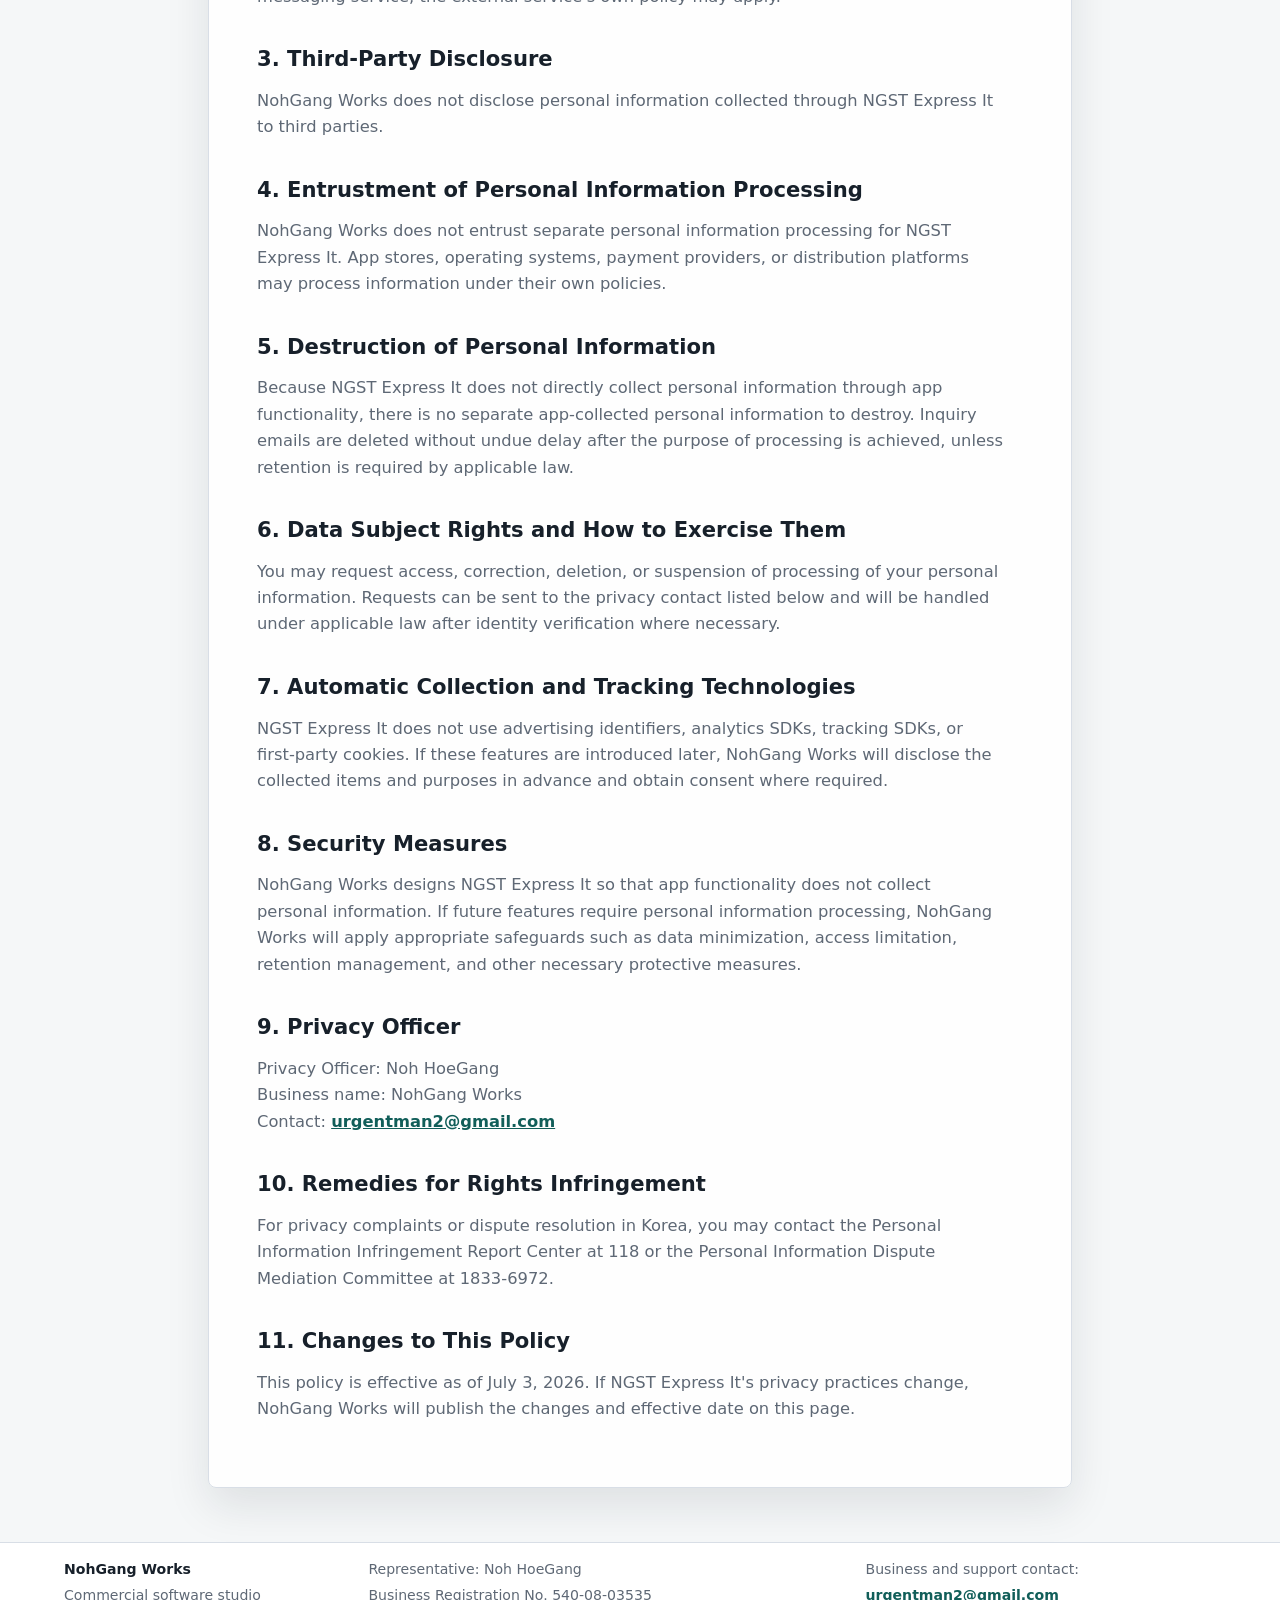
<file: privacy/ngst-express-it.html>
<!doctype html>
<html lang="en">
  <head>
    <meta charset="utf-8">
    <style>html{visibility:hidden;background:#fff}</style>
    <script>location.replace("/privacy/ngst-express-it/");</script>
    <meta http-equiv="refresh" content="0; url=/privacy/ngst-express-it/">
    <link rel="canonical" href="/privacy/ngst-express-it/">
    <title>NGST Express It Privacy Policy | NohGang Works</title>
  </head>
  <body></body>
</html>
</file>
<file: styles.css>
:root {
  color-scheme: light;
  --bg: #f5f7f8;
  --surface: #ffffff;
  --text: #17202a;
  --muted: #5e6875;
  --border: #d8dee6;
  --accent: #0f766e;
  --accent-strong: #115e59;
  --nav-bg: rgba(255, 255, 255, 0.82);
  --shadow: 0 18px 44px rgba(21, 30, 41, 0.1);
}

* {
  box-sizing: border-box;
}

body {
  margin: 0;
  min-height: 100vh;
  display: flex;
  flex-direction: column;
  font-family:
    Inter, ui-sans-serif, system-ui, -apple-system, BlinkMacSystemFont, "Segoe UI",
    "Noto Sans KR", sans-serif;
  color: var(--text);
  background: var(--bg);
}

a {
  color: inherit;
}

.site-header {
  display: flex;
  align-items: center;
  justify-content: space-between;
  gap: 20px;
  min-height: 68px;
  padding: 14px clamp(18px, 5vw, 64px);
  border-bottom: 1px solid rgba(216, 222, 230, 0.88);
  background: var(--nav-bg);
  backdrop-filter: blur(16px);
}

.brand {
  display: inline-flex;
  gap: 5px;
  align-items: baseline;
  color: var(--text);
  font-size: 1.04rem;
  font-weight: 700;
  letter-spacing: 0;
  text-decoration: none;
}

.brand strong {
  color: var(--accent-strong);
}

.site-nav {
  display: flex;
  align-items: center;
  gap: 8px;
}

.site-nav a {
  min-height: 36px;
  display: inline-flex;
  align-items: center;
  justify-content: center;
  padding: 0 13px;
  border: 1px solid transparent;
  border-radius: 7px;
  color: var(--muted);
  font-size: 0.92rem;
  font-weight: 700;
  text-decoration: none;
}

.site-nav a:hover,
.site-nav a:focus-visible,
.site-nav a[aria-current] {
  border-color: var(--border);
  color: var(--accent-strong);
  background: #ffffff;
}

.nav-menu {
  position: relative;
  display: inline-flex;
}

.nav-menu::after {
  content: "";
  position: absolute;
  top: 100%;
  right: 0;
  z-index: 29;
  width: 100%;
  min-width: 190px;
  height: 10px;
  background: rgba(255, 255, 255, 0);
  pointer-events: none;
}

.nav-submenu {
  position: absolute;
  top: calc(100% + 8px);
  right: 0;
  z-index: 30;
  display: grid;
  min-width: 190px;
  padding: 7px;
  border: 1px solid var(--border);
  border-radius: 8px;
  background: #ffffff;
  box-shadow: var(--shadow);
  opacity: 0;
  pointer-events: none;
  transform: translateY(-4px);
  transition: opacity 140ms ease, transform 140ms ease;
}

.nav-menu:hover .nav-submenu,
.nav-menu:focus-within .nav-submenu {
  opacity: 1;
  pointer-events: auto;
  transform: translateY(0);
}

.nav-menu:hover::after,
.nav-menu:focus-within::after {
  pointer-events: auto;
}

.nav-submenu a {
  justify-content: flex-start;
  width: 100%;
  min-height: 38px;
  padding: 0 10px;
  border-radius: 6px;
  white-space: nowrap;
}

.frontpage {
  flex: 1;
  display: grid;
  grid-template-columns: minmax(0, 760px) minmax(120px, 1fr);
  align-items: center;
  padding: clamp(26px, 5vh, 54px) clamp(18px, 6vw, 82px);
  background:
    linear-gradient(90deg, rgba(245, 247, 248, 0.9) 0%, rgba(245, 247, 248, 0.58) 44%, rgba(245, 247, 248, 0.03) 100%),
    url("assets/hero-space-background.png") right center / cover no-repeat;
}

.front-hero {
  max-width: 760px;
}

.eyebrow {
  margin: 0 0 12px;
  color: var(--accent);
  font-size: 0.78rem;
  font-weight: 800;
  letter-spacing: 0;
  text-transform: uppercase;
}

h1,
h2,
h3,
p {
  overflow-wrap: anywhere;
}

h1 {
  margin: 0;
  font-size: clamp(3.2rem, 8.5vw, 7.2rem);
  line-height: 0.93;
  letter-spacing: 0;
}

h2 {
  margin: 0;
  font-size: clamp(2.2rem, 5vw, 4.8rem);
  line-height: 0.96;
  letter-spacing: 0;
}

.summary,
.lede,
.content-card p {
  color: var(--muted);
  line-height: 1.62;
}

.summary {
  max-width: 52ch;
  margin: 22px 0 0;
  font-size: clamp(1.05rem, 2vw, 1.24rem);
}

.content-card {
  border: 1px solid var(--border);
  border-radius: 8px;
  background: rgba(255, 255, 255, 0.92);
  box-shadow: var(--shadow);
}

.button {
  display: inline-flex;
  align-items: center;
  justify-content: center;
  min-height: 44px;
  padding: 0 16px;
  border: 1px solid var(--border);
  border-radius: 7px;
  font-weight: 760;
  text-decoration: none;
}

.button.primary {
  border-color: var(--accent-strong);
  color: #ffffff;
  background: var(--accent-strong);
}

.simple-page {
  flex: 1;
  width: min(100%, 960px);
  margin: 0 auto;
  padding: clamp(28px, 6vh, 64px) clamp(18px, 5vw, 48px);
}

.content-card {
  padding: clamp(26px, 5vw, 48px);
}

.content-card h1 {
  font-size: clamp(2.8rem, 7vw, 5.6rem);
}

.content-card h2 {
  margin: 36px 0 10px;
  font-size: 1.32rem;
  line-height: 1.2;
}

.content-card p {
  max-width: 72ch;
  font-size: 1.02rem;
}

.content-card a:not(.project-row) {
  color: var(--accent-strong);
  font-weight: 700;
}

.project-list-view {
  margin-top: 32px;
  border-top: 1px solid var(--border);
}

.project-row {
  display: grid;
  grid-template-columns: minmax(170px, 0.9fr) minmax(260px, 1.4fr) auto;
  gap: 18px;
  align-items: center;
  padding: 18px 0;
  border-bottom: 1px solid var(--border);
  color: inherit;
  font-weight: 400;
  text-decoration: none;
}

.project-row:hover,
.project-row:focus-visible {
  color: var(--accent-strong);
}

.project-main,
.project-copy {
  display: grid;
  gap: 4px;
}

.project-main strong {
  color: var(--text);
  font-size: 1.12rem;
  font-weight: 800;
}

.project-main span,
.project-copy {
  color: var(--muted);
  font-weight: 400;
}

.project-status {
  justify-self: end;
  padding: 5px 10px;
  border: 1px solid rgba(15, 118, 110, 0.24);
  border-radius: 999px;
  color: var(--accent-strong);
  font-size: 0.78rem;
  font-weight: 800;
  background: rgba(15, 118, 110, 0.08);
}

.lede {
  margin-top: 20px;
  font-size: 1.12rem;
}

.policy-notice {
  margin: 28px 0 0;
  padding: 16px 18px;
  border: 1px solid rgba(15, 118, 110, 0.24);
  border-radius: 8px;
  color: var(--accent-strong);
  font-weight: 700;
  line-height: 1.55;
  background: rgba(15, 118, 110, 0.08);
}

.policy-links {
  display: flex;
  flex-wrap: wrap;
  gap: 10px;
  margin: 18px 0 8px;
}

.policy-links a {
  display: inline-flex;
  align-items: center;
  min-height: 36px;
  padding: 0 12px;
  border: 1px solid var(--border);
  border-radius: 7px;
  color: var(--accent-strong);
  font-size: 0.92rem;
  font-weight: 800;
  text-decoration: none;
  background: #ffffff;
}

.policy-section {
  margin-top: 36px;
}

.policy-summary {
  display: grid;
  margin: 18px 0 0;
  border-top: 1px solid var(--border);
}

.policy-summary div {
  display: grid;
  grid-template-columns: minmax(150px, 0.34fr) minmax(0, 1fr);
  gap: 16px;
  padding: 14px 0;
  border-bottom: 1px solid var(--border);
}

.policy-summary dt,
.policy-summary dd {
  margin: 0;
  line-height: 1.55;
}

.policy-summary dt {
  color: var(--text);
  font-weight: 800;
}

.policy-summary dd {
  color: var(--muted);
}

.site-footer {
  display: grid;
  grid-template-columns: 0.8fr 1.35fr 1fr;
  gap: 10px 24px;
  padding: 16px clamp(18px, 5vw, 64px);
  border-top: 1px solid var(--border);
  color: var(--muted);
  background: #ffffff;
  font-size: 0.88rem;
  line-height: 1.45;
}

.site-footer div {
  display: flex;
  flex-wrap: wrap;
  gap: 6px 12px;
  align-items: center;
}

.site-footer strong {
  color: var(--text);
}

.site-footer a {
  color: var(--accent-strong);
  font-weight: 700;
}

@media (max-width: 860px) {
  body {
    min-height: 100svh;
  }

  .site-nav {
    flex-wrap: wrap;
  }

  .frontpage {
    grid-template-columns: 1fr;
    align-items: start;
    background:
      linear-gradient(180deg, rgba(245, 247, 248, 0.96), rgba(245, 247, 248, 0.74)),
      url("assets/hero-space-background.png") center / cover no-repeat;
  }

  .site-footer {
    grid-template-columns: 1fr;
  }
}

@media (max-width: 520px) {
  .site-header {
    align-items: flex-start;
    flex-direction: column;
    gap: 12px;
    min-height: 58px;
    padding: 10px 14px;
  }

  .brand {
    font-size: 0.96rem;
  }

  .site-nav a {
    min-height: 32px;
    padding: 0 9px;
    font-size: 0.86rem;
  }

  .nav-menu {
    position: relative;
    display: inline-flex;
  }

  .nav-menu::after {
    content: none;
  }

  .nav-submenu {
    position: absolute;
    top: calc(100% + 6px);
    right: auto;
    left: 0;
    z-index: 40;
    display: none;
    min-width: 190px;
    padding: 7px;
    border: 1px solid var(--border);
    border-radius: 8px;
    background: #ffffff;
    box-shadow: var(--shadow);
    opacity: 1;
    pointer-events: auto;
    transform: none;
  }

  .nav-menu.is-open .nav-menu-trigger {
    border-color: var(--border);
    color: var(--accent-strong);
    background: #ffffff;
  }

  .nav-menu.is-open .nav-submenu {
    display: grid;
  }

  .nav-submenu a {
    min-height: 38px;
    padding: 0 10px;
    background: #ffffff;
  }

  .frontpage {
    padding: 20px 14px;
  }

  h1 {
    font-size: clamp(2.55rem, 14vw, 3.8rem);
  }

  h2 {
    font-size: clamp(2rem, 13vw, 3.5rem);
  }

  .summary {
    margin-top: 14px;
    font-size: 0.98rem;
    line-height: 1.5;
  }

  .button {
    width: 100%;
    min-height: 40px;
  }

  .site-footer {
    padding: 12px 14px;
    font-size: 0.8rem;
    line-height: 1.35;
  }

  .project-row {
    grid-template-columns: 1fr;
    gap: 8px;
  }

  .project-status {
    justify-self: start;
  }

  .policy-summary div {
    grid-template-columns: 1fr;
    gap: 4px;
  }
}
</file>
